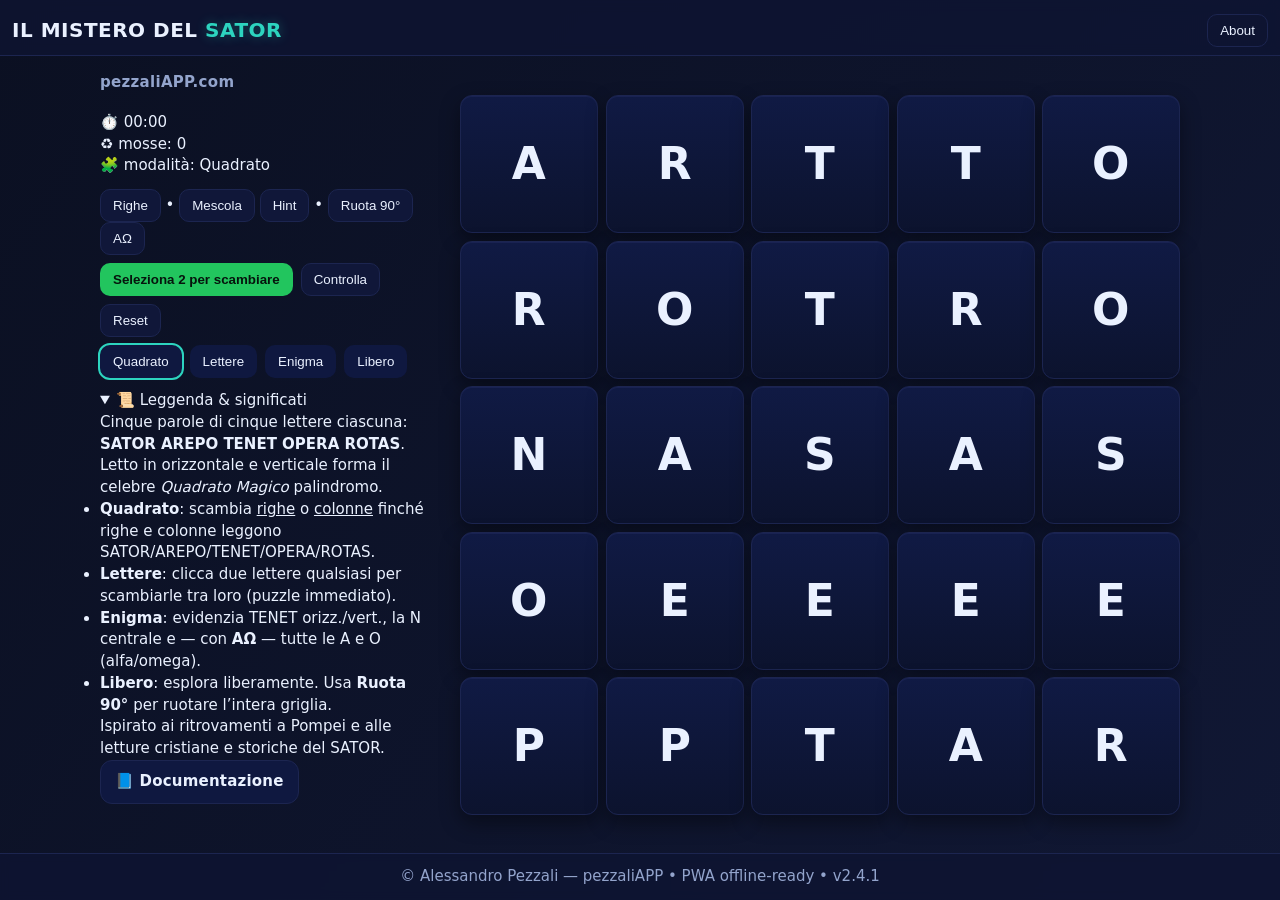
<file: index.html>
<!DOCTYPE html>
<html lang="it">
<head>
  <meta charset="utf-8">
  <meta name="viewport" content="width=device-width, initial-scale=1, maximum-scale=1, user-scalable=no, viewport-fit=cover">
  <meta name="theme-color" content="#0b1022">
  <title>Il Mistero del SATOR — Quadrato Magico (PWA)</title>
  <link rel="manifest" href="manifest.webmanifest">
  <link rel="icon" sizes="192x192" href="icons/icon-192.png">
  <link rel="apple-touch-icon" href="icons/icon-192.png">
  <meta name="apple-mobile-web-app-capable" content="yes">
  <meta name="apple-mobile-web-app-status-bar-style" content="black-translucent">
  <meta name="apple-touch-fullscreen" content="yes">
  <link rel="stylesheet" href="styles.css">
</head>
<body>
<header>
  <h1>Il Mistero del <span>SATOR</span></h1>
  <button id="aboutBtn" class="ghost" title="Informazioni & Crediti">About</button>
  <button id="btnInstall" class="ghost" hidden>Installa</button>
</header>

<main class="shell">
  <aside class="panel">
    <div class="brand"><a href="https://www.alessandropezzali.it" target="_blank" rel="noopener">pezzaliAPP.com</a></div>
    <section id="hud">
      <div class="stat">⏱️ <span id="time">00:00</span></div>
      <div class="stat">♻️ mosse: <span id="moves">0</span></div>
      <div class="stat">🧩 modalità: <span id="modeLabel">Quadrato</span></div>
    </section>

    <section class="controls">
      <div id="rowModeToggle" class="toggle">
        <button id="toggleAxis" title="Scambia righe ↔ colonne">Righe</button>
        <span>•</span>
        <button id="shuffle">Mescola</button>
        <button id="hint">Hint</button>
        <span>•</span>
        <button id="btnRotate">Ruota 90°</button>
        <button id="btnAO">AΩ</button>
      </div>

      <div class="group">
        <button id="swap" class="primary">Seleziona 2 per scambiare</button>
        <button id="check">Controlla</button>
        <button id="reset">Reset</button>
      </div>

      <div class="tabs">
        <button data-mode="quadrato" class="tab active">Quadrato</button>
        <button data-mode="lettere" class="tab">Lettere</button>
        <button data-mode="enigma" class="tab">Enigma</button>
        <button data-mode="libero" class="tab">Libero</button>
      </div>
    </section>

    <section id="legend" class="legend">
      <details open>
        <summary>📜 Leggenda & significati</summary>
        <p>
          Cinque parole di cinque lettere ciascuna: <strong>SATOR AREPO TENET OPERA ROTAS</strong>.<br>
          Letto in orizzontale e verticale forma il celebre <em>Quadrato Magico</em> palindromo.
        </p>
        <ul>
          <li><b>Quadrato</b>: scambia <u>righe</u> o <u>colonne</u> finché righe e colonne leggono SATOR/AREPO/TENET/OPERA/ROTAS.</li>
          <li><b>Lettere</b>: clicca due lettere qualsiasi per scambiarle tra loro (puzzle immediato).</li>
          <li><b>Enigma</b>: evidenzia TENET orizz./vert., la N centrale e — con <b>AΩ</b> — tutte le A e O (alfa/omega).</li>
          <li><b>Libero</b>: esplora liberamente. Usa <b>Ruota 90°</b> per ruotare l’intera griglia.</li>
        </ul>
        <p class="small">
          Ispirato ai ritrovamenti a Pompei e alle letture cristiane e storiche del SATOR.
        </p>
        <p><a class="btn" href="readme.html" target="_blank" rel="noopener">📘 Documentazione</a></p>
      </details>
    </section>
  </aside>

  <section id="boardWrap" class="boardWrap">
    <div id="board"></div>
  </section>

<div id="aboutModal" class="modal hidden">
  <div class="modal-card">
    <button class="modal-close" id="aboutClose" aria-label="Chiudi">✕</button>
    <h2>About • Il Mistero del SATOR</h2>
    <p><strong>Autore:</strong> Alessandro Pezzali — pezzaliAPP</p>
    <p>Un progetto PWA educativo e ludico ispirato al Quadrato Magico <em>SATOR AREPO TENET OPERA ROTAS</em>, tra storia, simbolo e logica.</p>
    <p><a class="btn" href="readme.html" target="_blank" rel="noopener">📘 Documentazione</a></div><div class="btn row"><a class="btn" href="docs/README.html" target="_blank" rel="noopener">README.md</a> · <a class="btn" href="docs/CREDITS.html" target="_blank" rel="noopener">Crediti</a> · <a class="btn" href="docs/CHANGELOG.html" target="_blank" rel="noopener">Changelog</a></p>
  </div>
</div>

</main>

<footer>
  <p>© Alessandro Pezzali — pezzaliAPP • PWA offline-ready • v2.4.1</p>
</footer>

<script src="app.js"></script>
</body>
</html>
</file>
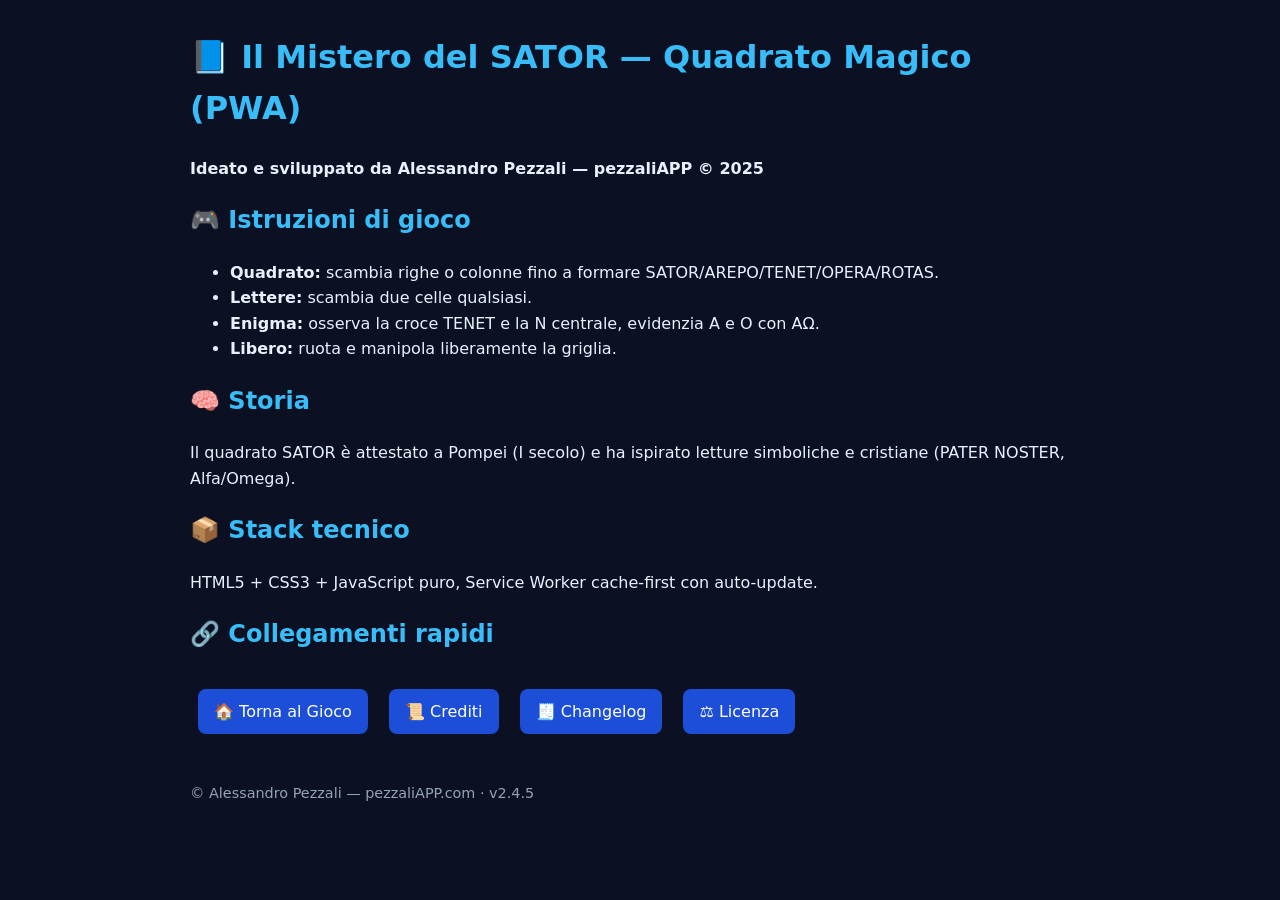
<file: readme.html>
<!DOCTYPE html>
<html lang="it">
<head>
  <meta charset="utf-8">
  <meta name="viewport" content="width=device-width, initial-scale=1">
  <title>📘 Il Mistero del SATOR — Documentazione</title>
  <style>
    body {
      font-family: system-ui, -apple-system, Segoe UI, Roboto, sans-serif;
      background: #0b1022;
      color: #e9f1ff;
      line-height: 1.6;
      margin: 2rem auto;
      max-width: 900px;
      padding: 0 1rem;
    }
    h1, h2, h3 { color: #38bdf8; }
    a.button {
      display: inline-block;
      margin: 1rem 0.5rem;
      padding: 0.6rem 1rem;
      background: #1d4ed8;
      color: white;
      text-decoration: none;
      border-radius: 0.5rem;
      transition: background 0.2s;
    }
    a.button:hover { background: #2563eb; }
    footer { margin-top: 2rem; font-size: 0.9em; color: #94a3b8; }
  </style>
</head>
<body>
  <h1>📘 Il Mistero del SATOR — Quadrato Magico (PWA)</h1>
  <p><strong>Ideato e sviluppato da Alessandro Pezzali — pezzaliAPP © 2025</strong></p>

  <h2>🎮 Istruzioni di gioco</h2>
  <ul>
    <li><b>Quadrato:</b> scambia righe o colonne fino a formare SATOR/AREPO/TENET/OPERA/ROTAS.</li>
    <li><b>Lettere:</b> scambia due celle qualsiasi.</li>
    <li><b>Enigma:</b> osserva la croce TENET e la N centrale, evidenzia A e O con AΩ.</li>
    <li><b>Libero:</b> ruota e manipola liberamente la griglia.</li>
  </ul>

  <h2>🧠 Storia</h2>
  <p>Il quadrato SATOR è attestato a Pompei (I secolo) e ha ispirato letture simboliche e cristiane (PATER NOSTER, Alfa/Omega).</p>

  <h2>📦 Stack tecnico</h2>
  <p>HTML5 + CSS3 + JavaScript puro, Service Worker cache-first con auto-update.</p>

  <h2>🔗 Collegamenti rapidi</h2>
  <a href="./index.html" class="button">🏠 Torna al Gioco</a>
  <a href="./CREDITS.html" class="button">📜 Crediti</a>
  <a href="./CHANGELOG.html" class="button">🧾 Changelog</a>
  <a href="./LICENSE" class="button">⚖️ Licenza</a>

  <footer>© Alessandro Pezzali — pezzaliAPP.com · v2.4.5</footer>
</body>
</html>
</file>
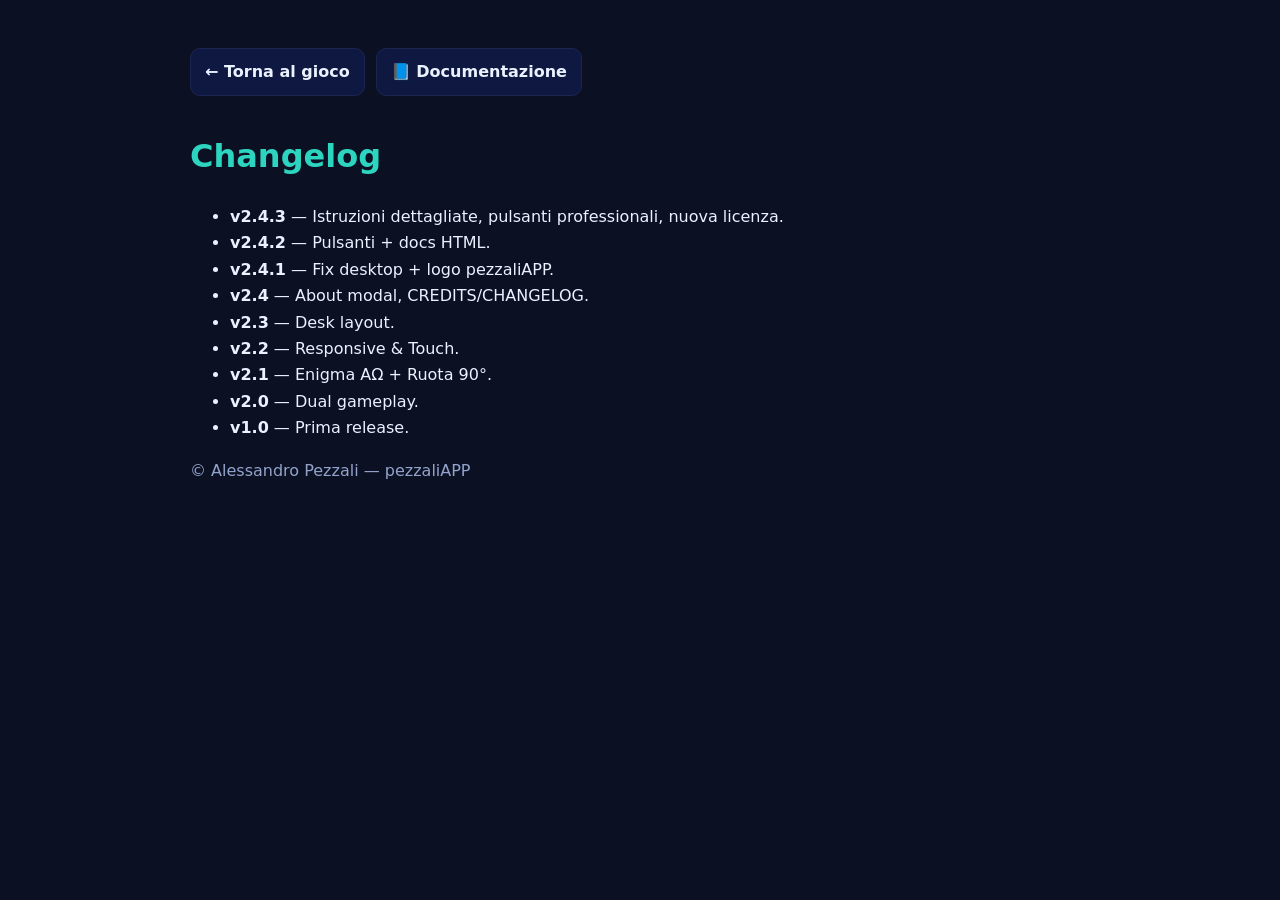
<file: docs/CHANGELOG.html>
<!doctype html>
<html lang="it">
<meta charset="utf-8">
<meta name="viewport" content="width=device-width, initial-scale=1">
<title>Changelog — SATOR PWA</title>
<style>
body{font-family:system-ui,-apple-system,Segoe UI,Roboto,Arial;background:#0b1022;color:#eaf1ff;margin:0;padding:28px;line-height:1.65}
a{color:#22c55e}
h1,h2{color:#2dd4bf}
.btn{display:inline-block;padding:10px 14px;border-radius:10px;background:#0f1840;color:#eaf1ff;text-decoration:none;border:1px solid #1c2550;font-weight:600;margin:4px 6px 12px 0}
.btn.primary{background:#22c55e;color:#06140d;border-color:transparent}
.container{max-width:900px;margin:0 auto}
</style>
<div class="container">
<p><a class="btn" href="../">← Torna al gioco</a> <a class="btn" href="../readme.html">📘 Documentazione</a></p>
<h1>Changelog</h1><ul><li><b>v2.4.3</b> — Istruzioni dettagliate, pulsanti professionali, nuova licenza.</li><li><b>v2.4.2</b> — Pulsanti + docs HTML.</li><li><b>v2.4.1</b> — Fix desktop + logo pezzaliAPP.</li><li><b>v2.4</b> — About modal, CREDITS/CHANGELOG.</li><li><b>v2.3</b> — Desk layout.</li><li><b>v2.2</b> — Responsive & Touch.</li><li><b>v2.1</b> — Enigma AΩ + Ruota 90°.</li><li><b>v2.0</b> — Dual gameplay.</li><li><b>v1.0</b> — Prima release.</li></ul>
<p style="color:#93a4cc">© Alessandro Pezzali — pezzaliAPP</p>
</div>
</html>
</file>
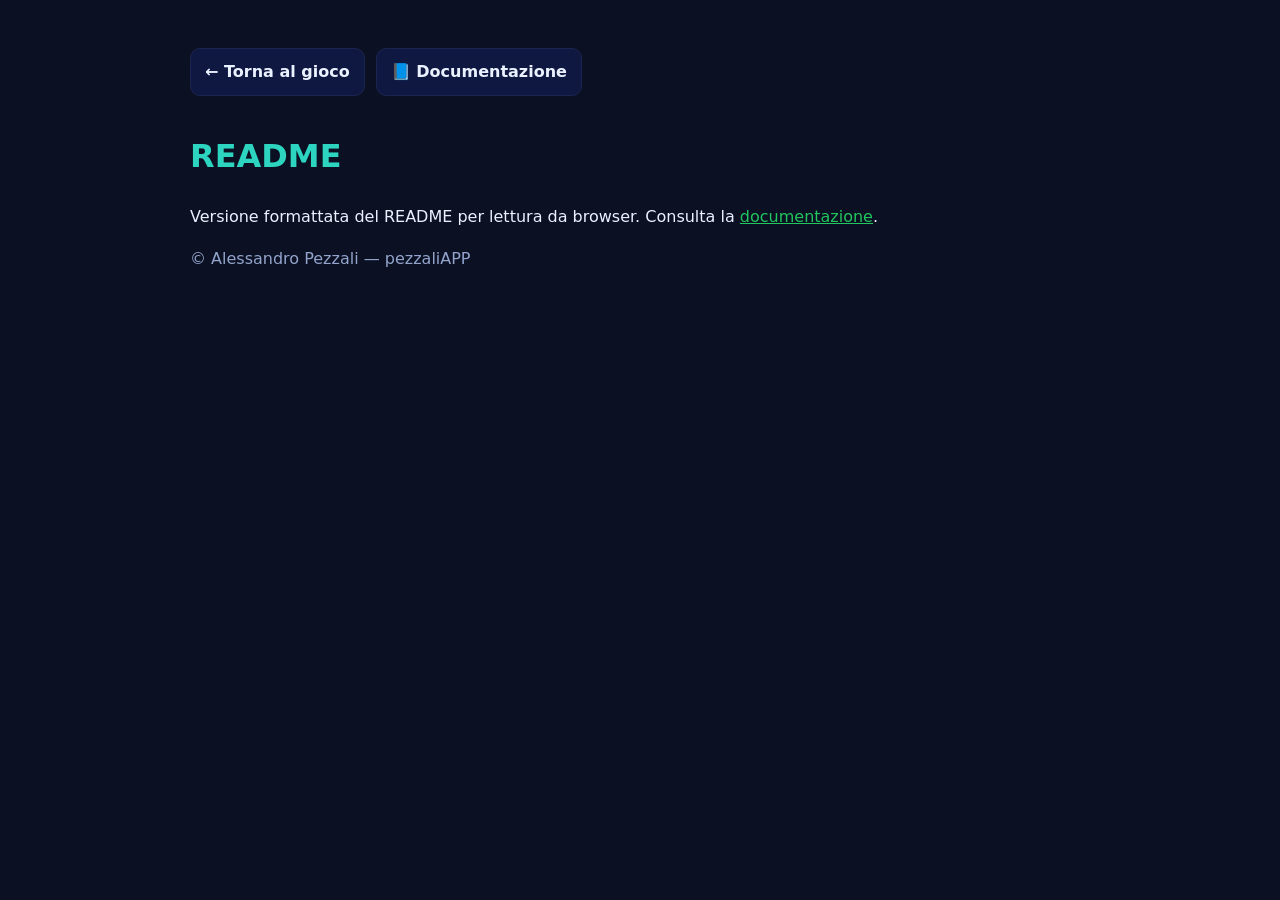
<file: docs/README.html>
<!doctype html>
<html lang="it">
<meta charset="utf-8">
<meta name="viewport" content="width=device-width, initial-scale=1">
<title>README — SATOR PWA</title>
<style>
body{font-family:system-ui,-apple-system,Segoe UI,Roboto,Arial;background:#0b1022;color:#eaf1ff;margin:0;padding:28px;line-height:1.65}
a{color:#22c55e}
h1,h2{color:#2dd4bf}
.btn{display:inline-block;padding:10px 14px;border-radius:10px;background:#0f1840;color:#eaf1ff;text-decoration:none;border:1px solid #1c2550;font-weight:600;margin:4px 6px 12px 0}
.btn.primary{background:#22c55e;color:#06140d;border-color:transparent}
.container{max-width:900px;margin:0 auto}
</style>
<div class="container">
<p><a class="btn" href="../">← Torna al gioco</a> <a class="btn" href="../readme.html">📘 Documentazione</a></p>
<h1>README</h1><p>Versione formattata del README per lettura da browser. Consulta la <a href="../readme.html">documentazione</a>.</p>
<p style="color:#93a4cc">© Alessandro Pezzali — pezzaliAPP</p>
</div>
</html>
</file>
<file: styles.css>
/* Il Mistero del SATOR — Stili v2.6 Dynamic Gradient Edition */
:root{
  --bg1:#0b1022; --bg2:#161f46; --bg3:#2b3a74;
  --ink:#eaf1ff; --muted:#93a4cc;
  --card:#101739; --line:#1c2550; --cta:#2dd4bf; --cta2:#22c55e; --warn:#f59e0b; --alpha:#60a5fa;
  --footer-h: 48px;
}

/* ==== RESET BASE ==== */
*{box-sizing:border-box;margin:0;padding:0}
html,body{height:100%;overflow-x:hidden}

/* ==== SFONDO ANIMATO ==== */
body{
  font:15px/1.45 system-ui,-apple-system,Segoe UI,Roboto,Arial;
  color:var(--ink);
  background:linear-gradient(125deg, var(--bg1), var(--bg2), var(--bg3));
  background-size:400% 400%;
  animation:bgFlow 28s ease-in-out infinite;
  display:flex;flex-direction:column;
}
@keyframes bgFlow{
  0%{background-position:0% 50%}
  50%{background-position:100% 50%}
  100%{background-position:0% 50%}
}

/* ==== HEADER ==== */
header{
  display:flex;justify-content:space-between;align-items:center;
  padding:14px 12px 8px;border-bottom:1px solid var(--line);
  background:#0e1533cc;backdrop-filter:blur(6px);
  position:sticky;top:0;z-index:20;
}
h1{margin:0;font-size:20px;letter-spacing:.5px;text-transform:uppercase}
h1 span{color:var(--cta);text-shadow:0 0 12px #2dd4bf55}

/* ==== BUTTONS ==== */
button{appearance:none;border:1px solid var(--line);background:var(--card);color:var(--ink);
  padding:8px 12px;border-radius:10px;cursor:pointer;transition:.2s}
button.primary{border-color:transparent;background:var(--cta2);color:#06140d;font-weight:700}
button.tab{background:#0f1840;border-color:transparent}
button.tab.active{outline:2px solid var(--cta)}
button.ghost{background:transparent}
button:hover{filter:brightness(1.1)}

/* ==== LAYOUT PRINCIPALE ==== */
main.shell{
  display:flex;flex:1;flex-direction:row;
  justify-content:center;align-items:stretch;
  gap:20px;max-width:1200px;margin:0 auto;
  padding:clamp(8px,1.5vw,16px);
}

/* ==== PANEL SINISTRO ==== */
aside.panel{
  display:flex;flex-direction:column;gap:12px;
  width:340px;min-width:280px;
  padding-right:8px;
}
.panel .group,.panel .tabs,.panel .controls{display:flex;flex-wrap:wrap;gap:8px}

/* ==== GRIGLIA DI GIOCO ==== */
#boardWrap{flex:1;display:flex;align-items:center;justify-content:center;min-height:60vh}
#board{
  display:grid;grid-template-columns:repeat(5,1fr);gap:8px;
  width:min(64vw,82svh);max-width:720px;
  transition:transform .4s ease;
}
.cell{
  aspect-ratio:1/1;
  display:flex;align-items:center;justify-content:center;
  font-weight:800;font-size:clamp(22px,6vw,44px);
  border:1px solid var(--line);border-radius:12px;
  background:linear-gradient(180deg,#101a44,#0c132e);
  box-shadow:inset 0 1px 0 #2b356f55,0 8px 20px #0006;
  transition:transform .15s;
}
.cell:hover{transform:scale(1.04)}
.cell.sel{outline:2px solid var(--cta)}
.cell.hint{background:linear-gradient(180deg,#13324a,#10263e);}
.cell.pal{background:linear-gradient(180deg,#153b1d,#0e2a15);}
.cell.ao{outline:2px dashed var(--alpha)}

/* ==== MOBILE PERFECT (IPHONE) ==== */
@media (max-width: 860px){
  main.shell{flex-direction:column;align-items:center;padding-bottom:calc(var(--footer-h) + 20px)}
  aside.panel{width:100%;padding:0 10px;order:2}
  #boardWrap{order:1;width:100%;min-height:auto;padding:6px 0}
  #board{width:min(92vw,88dvw);max-width:none;gap:6px}
  .cell{font-size:clamp(24px,9vw,42px)}
  header{padding:10px 10px 6px}
  h1{font-size:18px}
}

/* ==== LANDSCAPE IPHONE ==== */
@media (orientation:landscape) and (max-height:520px){
  #legend details[open] summary ~ *{display:none}
  #board{width:min(90vw,70dvh)}
}

/* ==== FOOTER ==== */
footer{
  color:var(--muted);text-align:center;
  border-top:1px solid var(--line);
  padding:12px;background:#0e1533cc;
  backdrop-filter:blur(4px);
  position:sticky;bottom:0;z-index:10;
}

/* ==== BRAND & BUTTONS ==== */
.brand{display:flex;align-items:center;gap:8px;color:var(--muted);font-weight:700;letter-spacing:.3px;margin-bottom:6px}
.brand a{color:var(--muted);text-decoration:none}
.brand a:hover{text-decoration:underline;color:var(--ink)}
.btn{display:inline-flex;align-items:center;gap:8px;padding:10px 14px;border-radius:12px;border:1px solid var(--line);background:#0f1840;color:var(--ink);text-decoration:none;font-weight:600;letter-spacing:.2px;cursor:pointer;transition:.2s}
.btn:hover{filter:brightness(1.1)}
.btn.primary{background:var(--cta2);border-color:transparent;color:#06140d}
.btn.row{display:flex;flex-wrap:wrap;gap:10px}

/* ==== MODAL ABOUT ==== */
.modal{position:fixed;inset:0;background:#0008;display:flex;align-items:center;justify-content:center;z-index:60}
.modal.hidden{display:none}
.modal-card{background:#0f1736;border:1px solid var(--line);border-radius:14px;padding:18px;width:min(560px,92vw);box-shadow:0 24px 60px #000a}
.modal-card h2{margin-top:0;color:var(--cta)}
.modal-close{position:absolute;right:16px;top:12px;background:transparent;border:1px solid var(--line);border-radius:10px;padding:4px 8px;color:var(--ink);cursor:pointer}

/* ==== TOUCH OPTIMIZATION ==== */
#board, .cell { will-change: transform; }
* { -webkit-tap-highlight-color: transparent; }
:root { scroll-behavior: smooth; }
</file>
